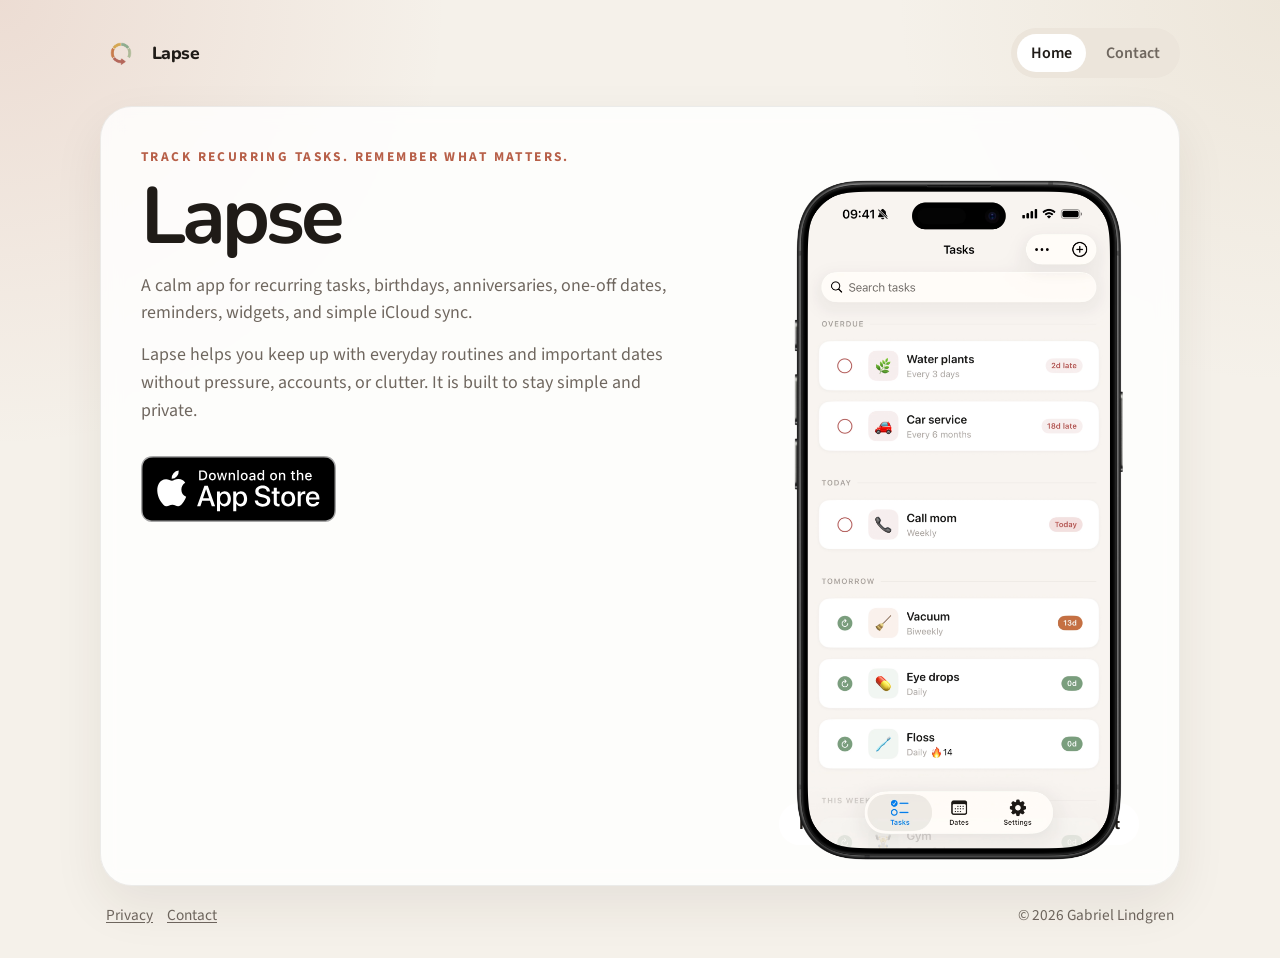
<file: index.html>
<!doctype html>
<html lang="en">
<head>
  <meta charset="utf-8">
  <meta name="viewport" content="width=device-width, initial-scale=1">
  <title>Lapse</title>
  <meta
    name="description"
    content="Lapse is a simple app for recurring tasks, important dates, reminders, widgets, and private iCloud sync."
  >
  <link rel="preconnect" href="https://fonts.googleapis.com">
  <link rel="preconnect" href="https://fonts.gstatic.com" crossorigin>
  <link
    href="https://fonts.googleapis.com/css2?family=Nunito:wght@600;700;800&family=Source+Sans+3:wght@400;500;600&display=swap"
    rel="stylesheet"
  >
  <link rel="icon" type="image/png" href="images/branding/favicon-32x32.png">
  <link rel="stylesheet" href="styles.css">
</head>
<body>
  <div class="site-shell">
    <header class="site-header">
      <a class="brand" href="index.html" aria-label="Lapse home">
        <img class="brand-logo" src="images/branding/logo-transparent.png" alt="" aria-hidden="true">
        <span>Lapse</span>
      </a>

      <nav class="site-nav" aria-label="Primary">
        <a href="index.html" aria-current="page">Home</a>
        <a href="contact.html">Contact</a>
      </nav>
    </header>

    <main class="home-layout">
      <section>
        <p class="eyebrow">Track recurring tasks. Remember what matters.</p>
        <h1>Lapse</h1>
        <p class="lead">
          A calm app for recurring tasks, birthdays, anniversaries, one-off dates, reminders,
          widgets, and simple iCloud sync.
        </p>
        <p class="body-copy">
          Lapse helps you keep up with everyday routines and important dates without pressure,
          accounts, or clutter. It is built to stay simple and private.
        </p>
        <a
          class="app-store-badge"
          href="https://apps.apple.com/app/id6761615657"
          aria-label="Download Lapse on the App Store"
        >
          <img
            src="images/branding/Download_on_the_App_Store_Badge_US-UK_RGB_blk_092917.svg"
            alt="Download on the App Store"
          >
        </a>
      </section>

      <section class="slideshow-panel" aria-label="Lapse screenshots">
        <div class="slides">
          <figure class="slide is-active">
            <img src="images/screenshots/1.png" alt="Lapse tasks screen showing recurring tasks at a glance.">
          </figure>
          <figure class="slide">
            <img src="images/screenshots/2.png" alt="Lapse dates screen with upcoming birthdays and anniversaries.">
          </figure>
          <figure class="slide">
            <img src="images/screenshots/3.png" alt="Lapse task detail screen with history and logging.">
          </figure>
          <figure class="slide">
            <img src="images/screenshots/4.png" alt="Lapse date editor screen with reminder settings.">
          </figure>
          <figure class="slide">
            <img src="images/screenshots/5.png" alt="Lapse widget on the iPhone Home Screen.">
          </figure>
        </div>

        <div class="slideshow-controls" aria-label="Screenshot controls">
          <button class="control-button" type="button" data-direction="-1" aria-label="Previous screenshot">Prev</button>
          <div class="slide-dots" role="tablist" aria-label="Choose screenshot">
            <button class="slide-dot is-active" type="button" role="tab" aria-selected="true" aria-label="Show screenshot 1"></button>
            <button class="slide-dot" type="button" role="tab" aria-selected="false" aria-label="Show screenshot 2"></button>
            <button class="slide-dot" type="button" role="tab" aria-selected="false" aria-label="Show screenshot 3"></button>
            <button class="slide-dot" type="button" role="tab" aria-selected="false" aria-label="Show screenshot 4"></button>
            <button class="slide-dot" type="button" role="tab" aria-selected="false" aria-label="Show screenshot 5"></button>
          </div>
          <button class="control-button" type="button" data-direction="1" aria-label="Next screenshot">Next</button>
        </div>
      </section>
    </main>

    <footer class="site-footer">
      <div class="site-footer-links">
        <a href="privacy.html">Privacy</a>
        <a href="contact.html">Contact</a>
      </div>
      <p>&copy; 2026 Gabriel Lindgren</p>
    </footer>
  </div>

  <script>
    (() => {
      const panel = document.querySelector(".slideshow-panel");
      if (!panel) return;

      const slides = Array.from(panel.querySelectorAll(".slide"));
      const dots = Array.from(panel.querySelectorAll(".slide-dot"));
      const buttons = Array.from(panel.querySelectorAll(".control-button"));
      const prefersReducedMotion = window.matchMedia("(prefers-reduced-motion: reduce)").matches;
      let currentIndex = 0;
      let timerId = null;

      const showSlide = (index) => {
        currentIndex = (index + slides.length) % slides.length;

        slides.forEach((slide, slideIndex) => {
          slide.classList.toggle("is-active", slideIndex === currentIndex);
        });

        dots.forEach((dot, dotIndex) => {
          const isActive = dotIndex === currentIndex;
          dot.classList.toggle("is-active", isActive);
          dot.setAttribute("aria-selected", String(isActive));
        });
      };

      const restartTimer = () => {
        if (prefersReducedMotion) return;
        window.clearInterval(timerId);
        timerId = window.setInterval(() => showSlide(currentIndex + 1), 3500);
      };

      dots.forEach((dot, index) => {
        dot.addEventListener("click", () => {
          showSlide(index);
          restartTimer();
        });
      });

      buttons.forEach((button) => {
        button.addEventListener("click", () => {
          const direction = Number(button.dataset.direction || 1);
          showSlide(currentIndex + direction);
          restartTimer();
        });
      });

      panel.addEventListener("mouseenter", () => window.clearInterval(timerId));
      panel.addEventListener("mouseleave", restartTimer);

      showSlide(0);
      restartTimer();
    })();
  </script>
</body>
</html>
</file>
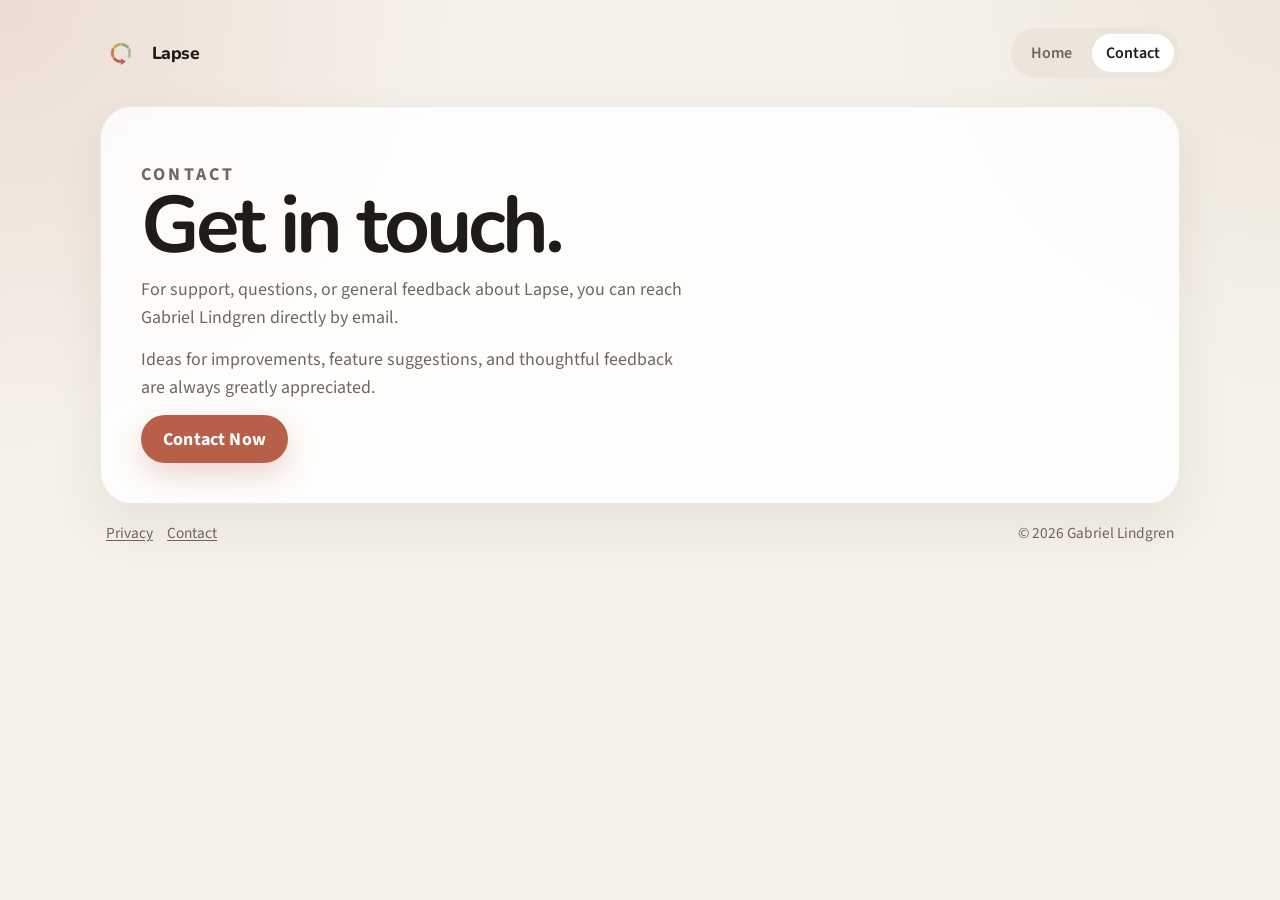
<file: contact.html>
<!doctype html>
<html lang="en">
<head>
  <meta charset="utf-8">
  <meta name="viewport" content="width=device-width, initial-scale=1">
  <title>Lapse Contact</title>
  <meta
    name="description"
    content="Contact information for Lapse."
  >
  <link rel="preconnect" href="https://fonts.googleapis.com">
  <link rel="preconnect" href="https://fonts.gstatic.com" crossorigin>
  <link
    href="https://fonts.googleapis.com/css2?family=Nunito:wght@600;700;800&family=Source+Sans+3:wght@400;500;600&display=swap"
    rel="stylesheet"
  >
  <link rel="icon" type="image/png" href="images/branding/favicon-32x32.png">
  <link rel="stylesheet" href="styles.css">
</head>
<body>
  <div class="site-shell">
    <header class="site-header">
      <a class="brand" href="index.html" aria-label="Lapse home">
        <img class="brand-logo" src="images/branding/logo-transparent.png" alt="" aria-hidden="true">
        <span>Lapse</span>
      </a>

      <nav class="site-nav" aria-label="Primary">
        <a href="index.html">Home</a>
        <a href="contact.html" aria-current="page">Contact</a>
      </nav>
    </header>

    <main class="privacy-layout">
      <article class="privacy-card">
        <p class="eyebrow">Contact</p>
        <h1>Get in touch.</h1>
        <p>
          For support, questions, or general feedback about Lapse, you can reach Gabriel Lindgren
          directly by email.
        </p>
        <p>
          Ideas for improvements, feature suggestions, and thoughtful feedback are always greatly
          appreciated.
        </p>
        <p>
          <a class="contact-button" href="mailto:contact.lapse.app@gmail.com">Contact Now</a>
        </p>
      </article>
    </main>

    <footer class="site-footer">
      <div class="site-footer-links">
        <a href="privacy.html">Privacy</a>
        <a href="contact.html">Contact</a>
      </div>
      <p>&copy; 2026 Gabriel Lindgren</p>
    </footer>
  </div>
</body>
</html>
</file>
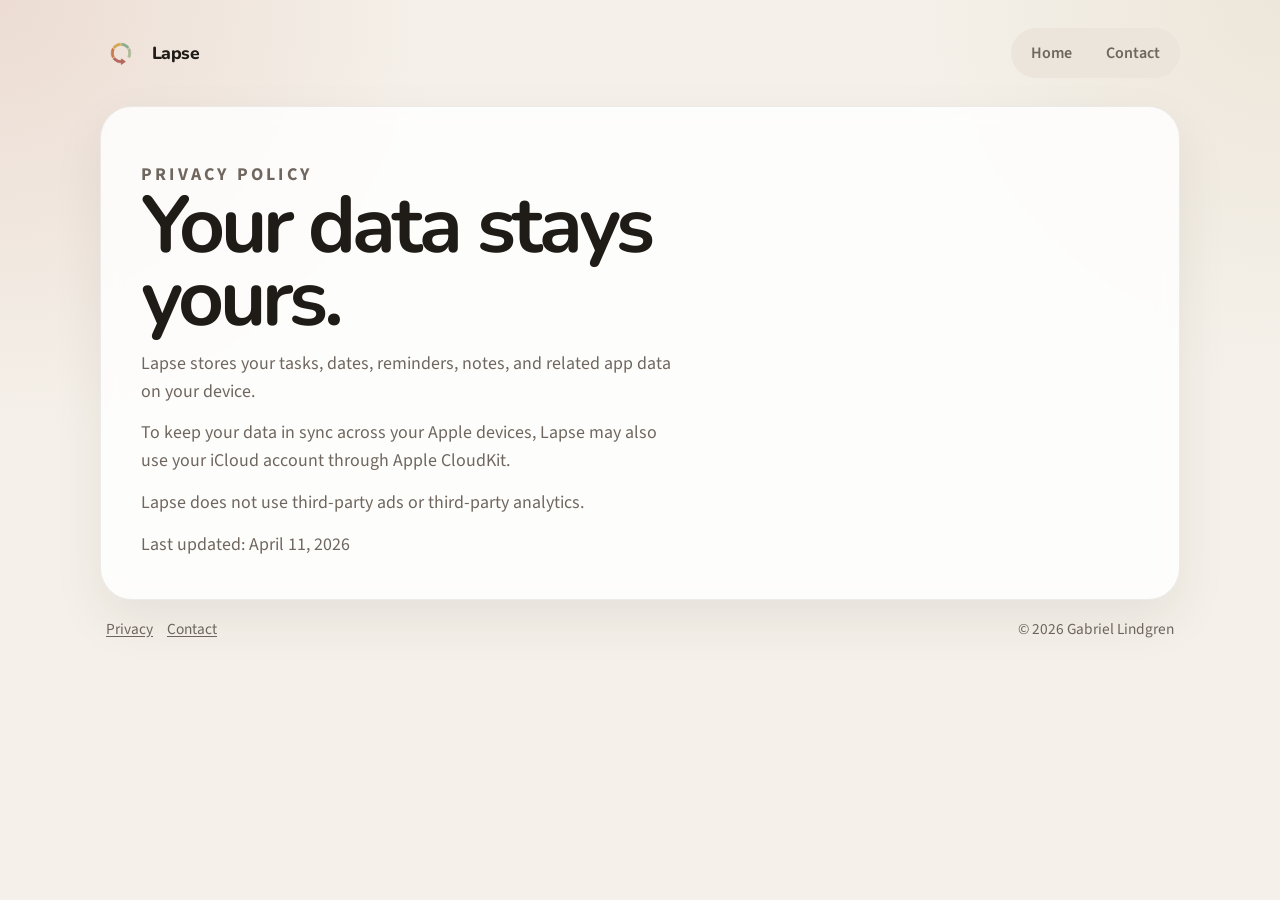
<file: privacy.html>
<!doctype html>
<html lang="en">
<head>
  <meta charset="utf-8">
  <meta name="viewport" content="width=device-width, initial-scale=1">
  <title>Lapse Privacy</title>
  <meta
    name="description"
    content="Short privacy policy for Lapse."
  >
  <link rel="preconnect" href="https://fonts.googleapis.com">
  <link rel="preconnect" href="https://fonts.gstatic.com" crossorigin>
  <link
    href="https://fonts.googleapis.com/css2?family=Nunito:wght@600;700;800&family=Source+Sans+3:wght@400;500;600&display=swap"
    rel="stylesheet"
  >
  <link rel="icon" type="image/png" href="images/branding/favicon-32x32.png">
  <link rel="stylesheet" href="styles.css">
</head>
<body>
  <div class="site-shell">
    <header class="site-header">
      <a class="brand" href="index.html" aria-label="Lapse home">
        <img class="brand-logo" src="images/branding/logo-transparent.png" alt="" aria-hidden="true">
        <span>Lapse</span>
      </a>

      <nav class="site-nav" aria-label="Primary">
        <a href="index.html">Home</a>
        <a href="contact.html">Contact</a>
      </nav>
    </header>

    <main class="privacy-layout">
      <article class="privacy-card">
        <p class="eyebrow">Privacy Policy</p>
        <h1>Your data stays yours.</h1>
        <p>
          Lapse stores your tasks, dates, reminders, notes, and related app data on your device.
        </p>
        <p>
          To keep your data in sync across your Apple devices, Lapse may also use your iCloud
          account through Apple CloudKit.
        </p>
        <p>
          Lapse does not use third-party ads or third-party analytics.
        </p>
        <p class="privacy-note">Last updated: April 11, 2026</p>
      </article>
    </main>

    <footer class="site-footer">
      <div class="site-footer-links">
        <a href="privacy.html">Privacy</a>
        <a href="contact.html">Contact</a>
      </div>
      <p>&copy; 2026 Gabriel Lindgren</p>
    </footer>
  </div>
</body>
</html>
</file>
<file: styles.css>
:root {
  --page-bg: #f5f1ea;
  --panel-bg: rgba(255, 255, 255, 0.82);
  --panel-border: rgba(36, 30, 24, 0.08);
  --text-primary: #1f1b17;
  --text-secondary: #6f675f;
  --accent: #b75f48;
  --pill-bg: #ece5db;
  --shadow: 0 20px 50px rgba(47, 35, 22, 0.08);
}

*,
*::before,
*::after {
  box-sizing: border-box;
}

html {
  scroll-behavior: smooth;
}

body {
  margin: 0;
  min-height: 100vh;
  font-family: "Source Sans 3", -apple-system, BlinkMacSystemFont, sans-serif;
  color: var(--text-primary);
  background-color: var(--page-bg);
  background-image: radial-gradient(circle at top left, rgba(183, 95, 72, 0.14), transparent 28rem),
    radial-gradient(circle at right top, rgba(189, 164, 122, 0.14), transparent 24rem);
  background-repeat: no-repeat;
  background-size: 100% 100%;
}

a {
  color: inherit;
  text-decoration: none;
}

img {
  display: block;
  max-width: 100%;
}

.site-shell {
  max-width: 1120px;
  margin: 0 auto;
  padding: 28px 20px 32px;
}

.site-header {
  display: flex;
  flex-wrap: wrap;
  align-items: center;
  justify-content: space-between;
  gap: 16px;
  margin-bottom: 28px;
}

.brand {
  display: inline-flex;
  align-items: center;
  gap: 10px;
  font-family: "Nunito", -apple-system, BlinkMacSystemFont, sans-serif;
  font-size: 1.1rem;
  font-weight: 800;
  letter-spacing: -0.03em;
}

.brand-logo {
  width: 42px;
  height: 42px;
  object-fit: contain;
}

.site-nav {
  display: inline-flex;
  flex-wrap: wrap;
  gap: 6px;
  padding: 6px;
  border-radius: 999px;
  background: var(--pill-bg);
}

.site-nav a {
  padding: 8px 14px;
  border-radius: 999px;
  color: var(--text-secondary);
  font-weight: 600;
}

.site-nav a[aria-current="page"] {
  background: #ffffff;
  color: var(--text-primary);
}

.home-layout,
.privacy-layout {
  border: 1px solid var(--panel-border);
  border-radius: 32px;
  background: var(--panel-bg);
  box-shadow: var(--shadow);
  backdrop-filter: blur(10px);
}

.home-layout {
  display: grid;
  grid-template-columns: minmax(0, 1fr) minmax(280px, 360px);
  gap: 36px;
  align-items: start;
  padding: 40px;
}

.home-layout h1,
.privacy-card h1 {
  margin: 0;
  font-family: "Nunito", -apple-system, BlinkMacSystemFont, sans-serif;
  font-size: clamp(3rem, 7vw, 5rem);
  line-height: 0.92;
  letter-spacing: -0.05em;
}

.eyebrow {
  margin: 0 0 14px;
  color: var(--accent);
  font-size: 0.84rem;
  font-weight: 700;
  letter-spacing: 0.18em;
  text-transform: uppercase;
}

.lead,
.body-copy,
.privacy-card p {
  max-width: 34rem;
  color: var(--text-secondary);
  font-size: 1.12rem;
  line-height: 1.55;
}

.lead {
  margin: 18px 0 0;
}

.body-copy {
  margin: 14px 0 0;
}

.app-store-badge {
  display: inline-block;
  margin-top: 32px;
}

.app-store-badge img {
  width: clamp(165px, 22vw, 195px);
  max-width: 100%;
  height: auto;
}

.slideshow-panel {
  display: grid;
  gap: 16px;
}

.slides {
  position: relative;
  min-height: 640px;
  padding: 14px;
}

.slide {
  position: absolute;
  inset: 14px;
  display: grid;
  place-items: start center;
  margin: 0;
  opacity: 0;
  transition: opacity 180ms ease;
  pointer-events: none;
}

.slide.is-active {
  opacity: 1;
}

.slide img {
  width: 100%;
  height: auto;
  max-height: 100%;
  object-fit: contain;
}

.slideshow-controls {
  display: flex;
  align-items: center;
  justify-content: space-between;
  gap: 12px;
}

.control-button {
  min-width: 72px;
  min-height: 42px;
  padding: 0 16px;
  border: 0;
  border-radius: 999px;
  background: #ffffff;
  color: var(--text-primary);
  font: inherit;
  font-weight: 700;
  cursor: pointer;
}

.slide-dots {
  display: flex;
  align-items: center;
  justify-content: center;
  gap: 10px;
  flex: 1;
}

.slide-dot {
  width: 10px;
  height: 10px;
  padding: 0;
  border: 0;
  border-radius: 50%;
  background: rgba(31, 27, 23, 0.2);
  cursor: pointer;
}

.slide-dot.is-active {
  background: var(--text-primary);
}

.privacy-layout {
  padding: 40px;
}

.privacy-card {
  max-width: 620px;
}

.privacy-card p {
  margin: 14px 0 0;
}

.privacy-note {
  margin-top: 24px;
  font-size: 0.98rem;
}

.contact-button {
  display: inline-flex;
  align-items: center;
  justify-content: center;
  min-height: 48px;
  padding: 0 22px;
  border-radius: 999px;
  background: var(--accent);
  color: #ffffff;
  font-weight: 700;
  letter-spacing: 0.01em;
  box-shadow: 0 12px 28px rgba(183, 95, 72, 0.24);
}

.site-footer {
  display: flex;
  flex-wrap: wrap;
  align-items: center;
  justify-content: space-between;
  gap: 12px;
  padding: 18px 6px 0;
  color: var(--text-secondary);
  font-size: 0.96rem;
}

.site-footer-links {
  display: inline-flex;
  flex-wrap: wrap;
  gap: 14px;
}

.site-footer-links a {
  text-decoration: underline;
  text-underline-offset: 0.14em;
}

.site-footer p {
  margin: 0;
}

@media (max-width: 900px) {
  .home-layout {
    grid-template-columns: 1fr;
    padding: 28px;
  }

  .slideshow-panel {
    max-width: 360px;
    width: 100%;
  }

  .slides {
    min-height: 620px;
  }
}

@media (max-width: 640px) {
  .site-shell {
    padding: 20px 14px 24px;
  }

  .site-header {
    align-items: flex-start;
    margin-bottom: 18px;
  }

  .home-layout,
  .privacy-layout {
    border-radius: 24px;
  }

  .home-layout,
  .privacy-layout {
    padding: 20px;
  }

  .slides {
    min-height: 520px;
    border-radius: 24px;
  }

  .slideshow-controls {
    flex-wrap: wrap;
    justify-content: center;
  }

  .control-button {
    min-width: 64px;
  }

  .site-footer {
    align-items: flex-start;
    flex-direction: column;
  }
}
</file>
